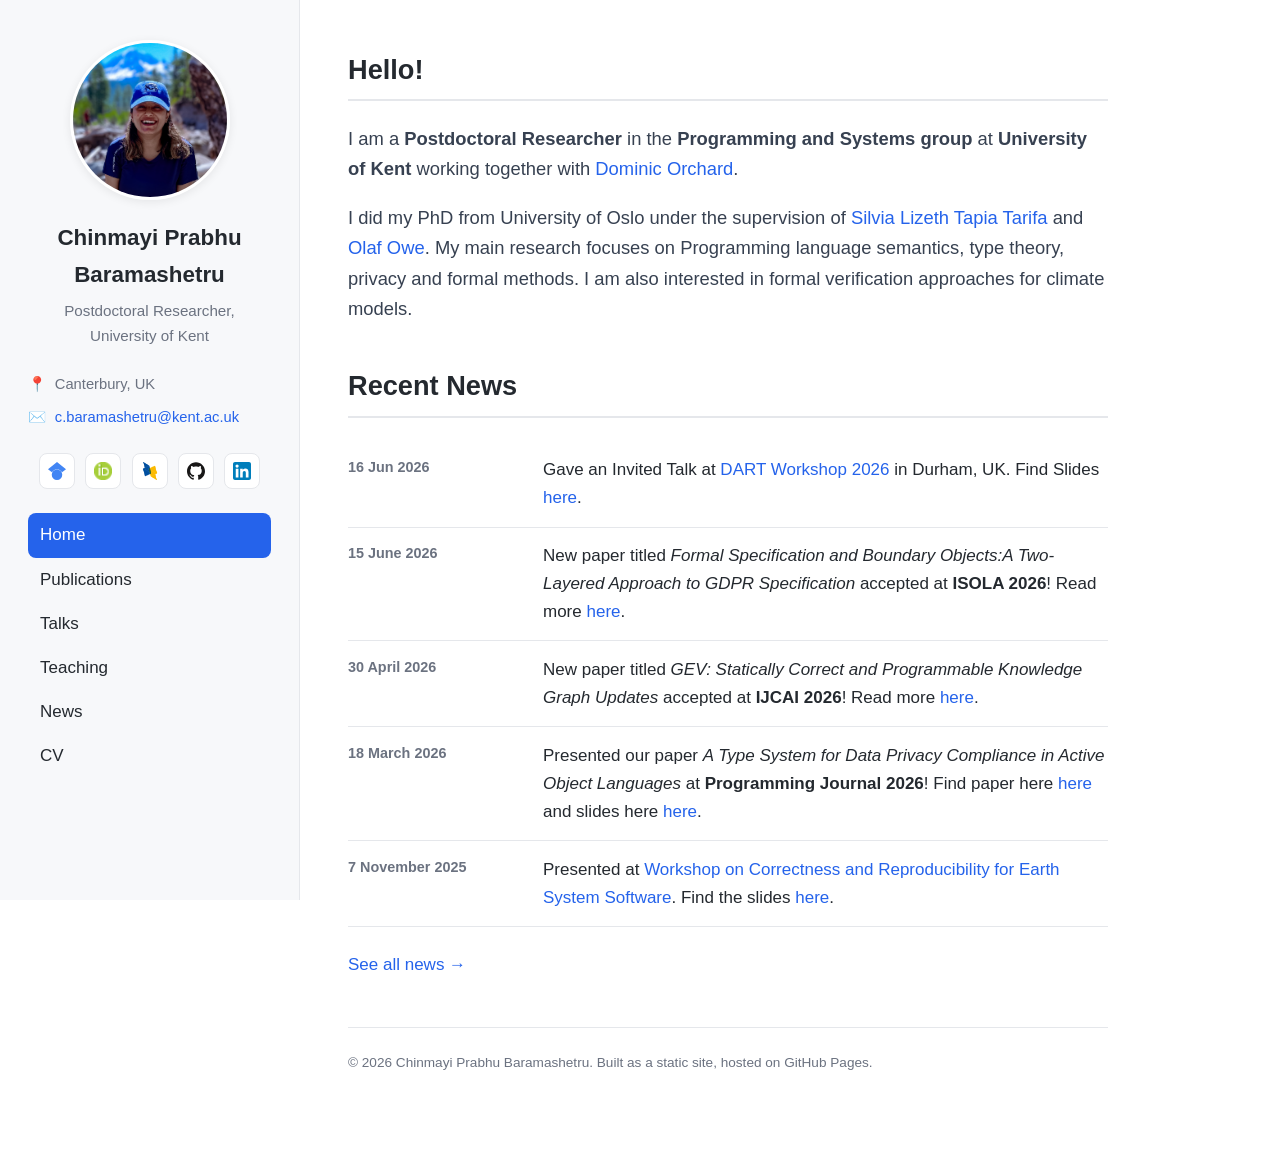
<file: index.html>
<!DOCTYPE html>
<html lang="en">
<head>
  <meta charset="UTF-8" />
  <script>
    (function () {
      var path = location.pathname;
      if (path.indexOf("/chinmayiprabhu.github.io") === 0) {
        var rest = path.replace(/^\/chinmayiprabhu\.github\.io\/?/, "");
        location.replace("/" + rest + location.search + location.hash);
        return;
      }
      var parts = path.split("/").filter(Boolean);
      if (parts.length && /\.html?$/i.test(parts[parts.length - 1])) parts.pop();
      var base = parts.length ? "/" + parts.join("/") + "/" : "/";
      var tag = document.createElement("base");
      tag.href = base;
      document.head.appendChild(tag);
      window.SITE_BASE = base;
    })();
  </script>
  <meta name="viewport" content="width=device-width, initial-scale=1.0" />
  <title>Your Name</title>
  <meta name="description" content="Personal academic website of Your Name." />
  <link rel="stylesheet" href="assets/css/style.css" />
</head>
<body>
  <button class="nav-toggle" id="navToggle" aria-label="Toggle navigation">☰</button>
  <div class="layout">
    <aside class="sidebar" id="sidebar"></aside>
    <main class="content">
      <section id="intro"></section>

      <h2 style="margin-top:2.5rem">Recent News</h2>
      <div id="news" data-limit="5"></div>
      <p><a href="news.html">See all news →</a></p>

      <footer class="site-footer js-footer"></footer>
    </main>
  </div>
  <script src="assets/js/data.js"></script>
  <script src="assets/js/site.js"></script>
</body>
</html>
</file>
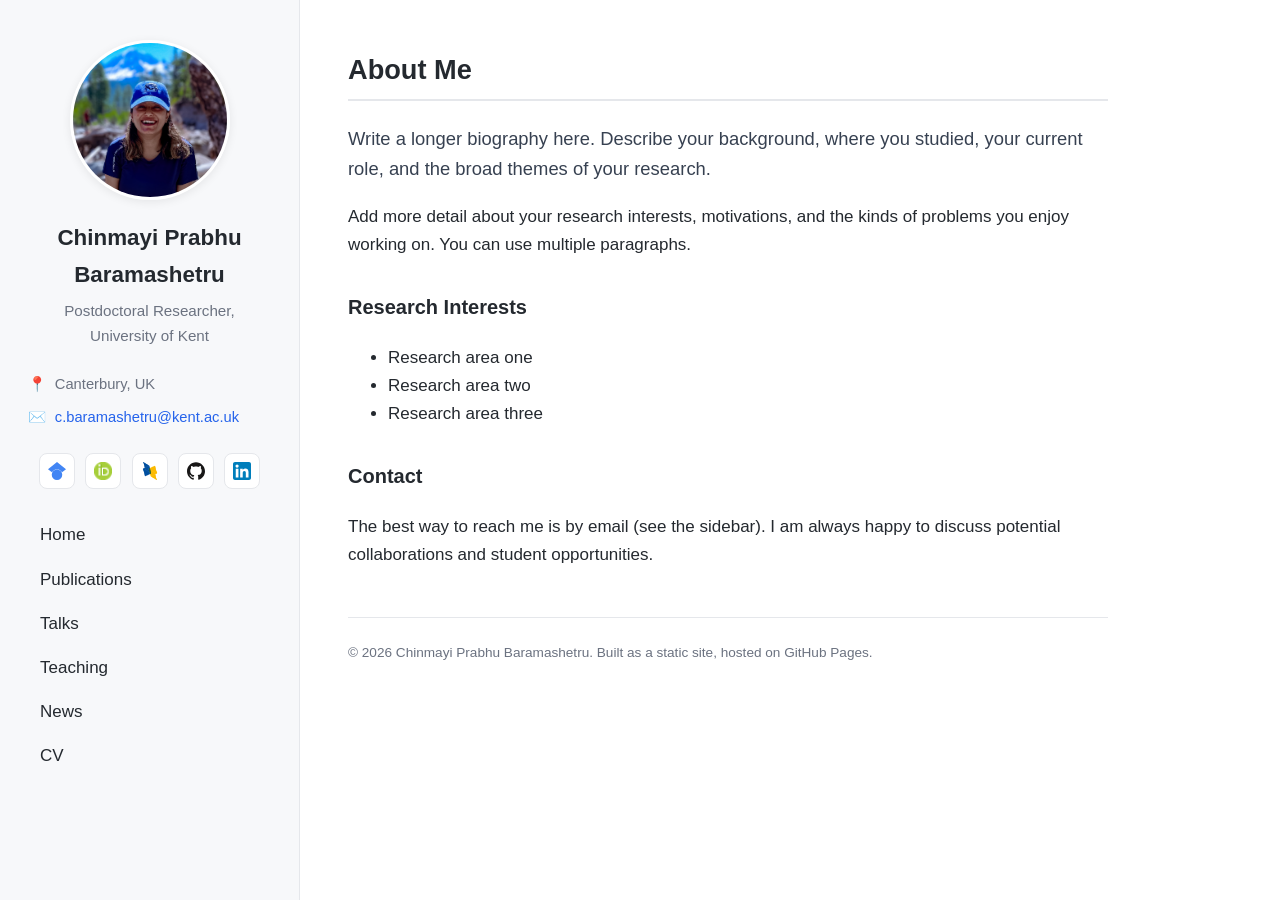
<file: about.html>
<!DOCTYPE html>
<html lang="en">
<head>
  <meta charset="UTF-8" />
  <script>
    (function () {
      var path = location.pathname;
      if (path.indexOf("/chinmayiprabhu.github.io") === 0) {
        var rest = path.replace(/^\/chinmayiprabhu\.github\.io\/?/, "");
        location.replace("/" + rest + location.search + location.hash);
        return;
      }
      var parts = path.split("/").filter(Boolean);
      if (parts.length && /\.html?$/i.test(parts[parts.length - 1])) parts.pop();
      var base = parts.length ? "/" + parts.join("/") + "/" : "/";
      var tag = document.createElement("base");
      tag.href = base;
      document.head.appendChild(tag);
      window.SITE_BASE = base;
    })();
  </script>
  <meta name="viewport" content="width=device-width, initial-scale=1.0" />
  <title>About — Chinmayi Prabhu Baramashetru</title>
  <link rel="stylesheet" href="assets/css/style.css" />
</head>
<body>
  <button class="nav-toggle" id="navToggle" aria-label="Toggle navigation">☰</button>
  <div class="layout">
    <aside class="sidebar" id="sidebar"></aside>
    <main class="content">
      <h2>About Me</h2>

      <p class="lead">
        Write a longer biography here. Describe your background, where you
        studied, your current role, and the broad themes of your research.
      </p>
      <p>
        Add more detail about your research interests, motivations, and the
        kinds of problems you enjoy working on. You can use multiple paragraphs.
      </p>

      <h3>Research Interests</h3>
      <ul>
        <li>Research area one</li>
        <li>Research area two</li>
        <li>Research area three</li>
      </ul>

      <h3>Contact</h3>
      <p>
        The best way to reach me is by email (see the sidebar). I am always
        happy to discuss potential collaborations and student opportunities.
      </p>
      <!-- ===== End editable section ===== -->

      <footer class="site-footer js-footer"></footer>
    </main>
  </div>
  <script src="assets/js/data.js"></script>
  <script src="assets/js/site.js"></script>
</body>
</html>
</file>
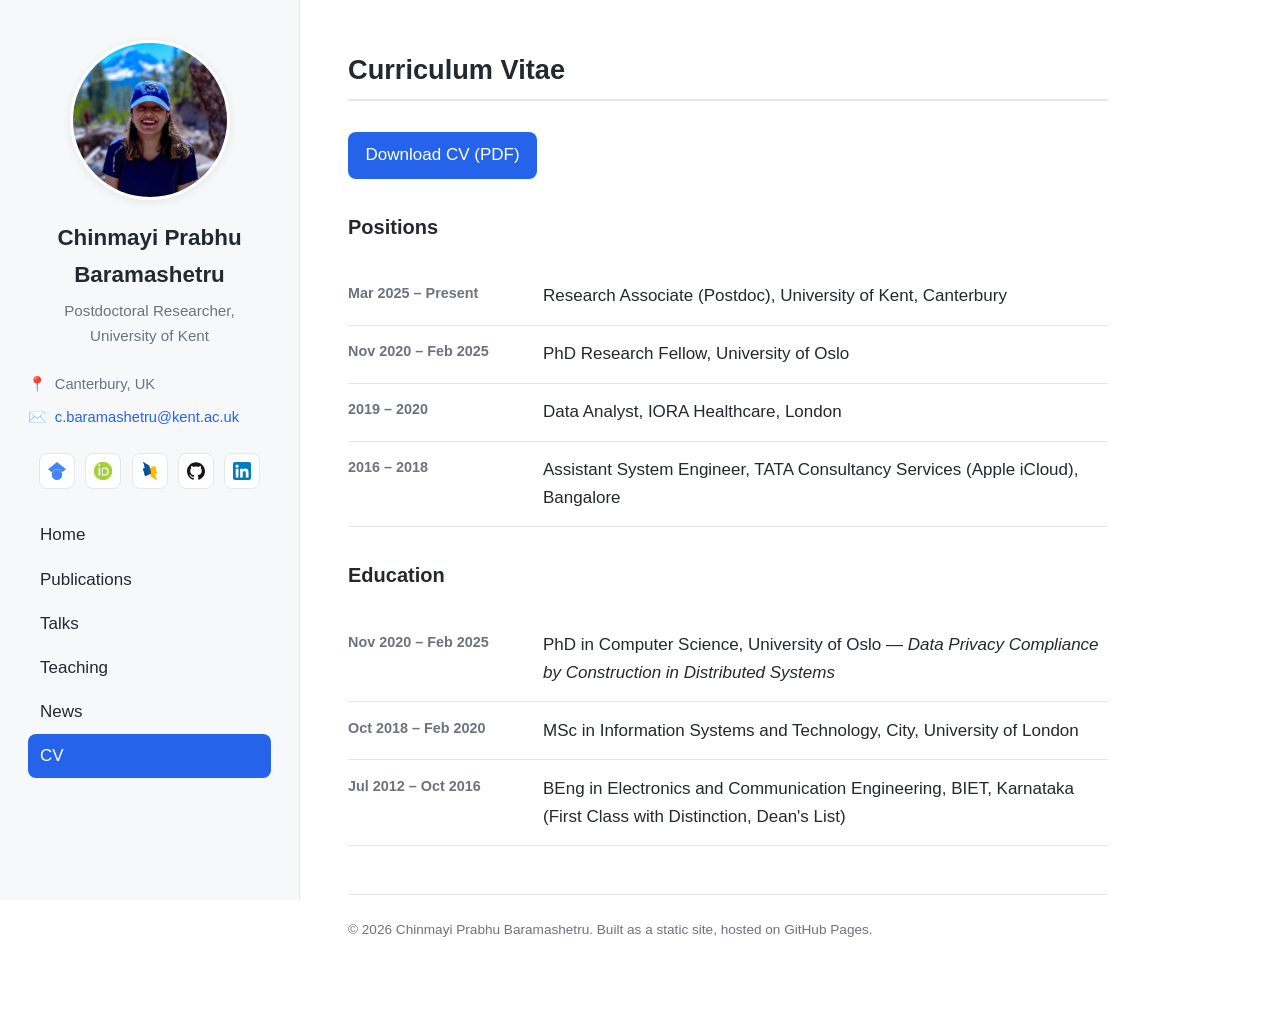
<file: cv.html>
<!DOCTYPE html>
<html lang="en">
<head>
  <meta charset="UTF-8" />
  <script>
    (function () {
      var path = location.pathname;
      if (path.indexOf("/chinmayiprabhu.github.io") === 0) {
        var rest = path.replace(/^\/chinmayiprabhu\.github\.io\/?/, "");
        location.replace("/" + rest + location.search + location.hash);
        return;
      }
      var parts = path.split("/").filter(Boolean);
      if (parts.length && /\.html?$/i.test(parts[parts.length - 1])) parts.pop();
      var base = parts.length ? "/" + parts.join("/") + "/" : "/";
      var tag = document.createElement("base");
      tag.href = base;
      document.head.appendChild(tag);
      window.SITE_BASE = base;
    })();
  </script>
  <meta name="viewport" content="width=device-width, initial-scale=1.0" />
  <title>CV — Your Name</title>
  <link rel="stylesheet" href="assets/css/style.css" />
</head>
<body>
  <button class="nav-toggle" id="navToggle" aria-label="Toggle navigation">☰</button>
  <div class="layout">
    <aside class="sidebar" id="sidebar"></aside>
    <main class="content">
      <h2>Curriculum Vitae</h2>
      <div id="cv"></div>
      <footer class="site-footer js-footer"></footer>
    </main>
  </div>
  <script src="assets/js/data.js"></script>
  <script src="assets/js/site.js"></script>
</body>
</html>
</file>
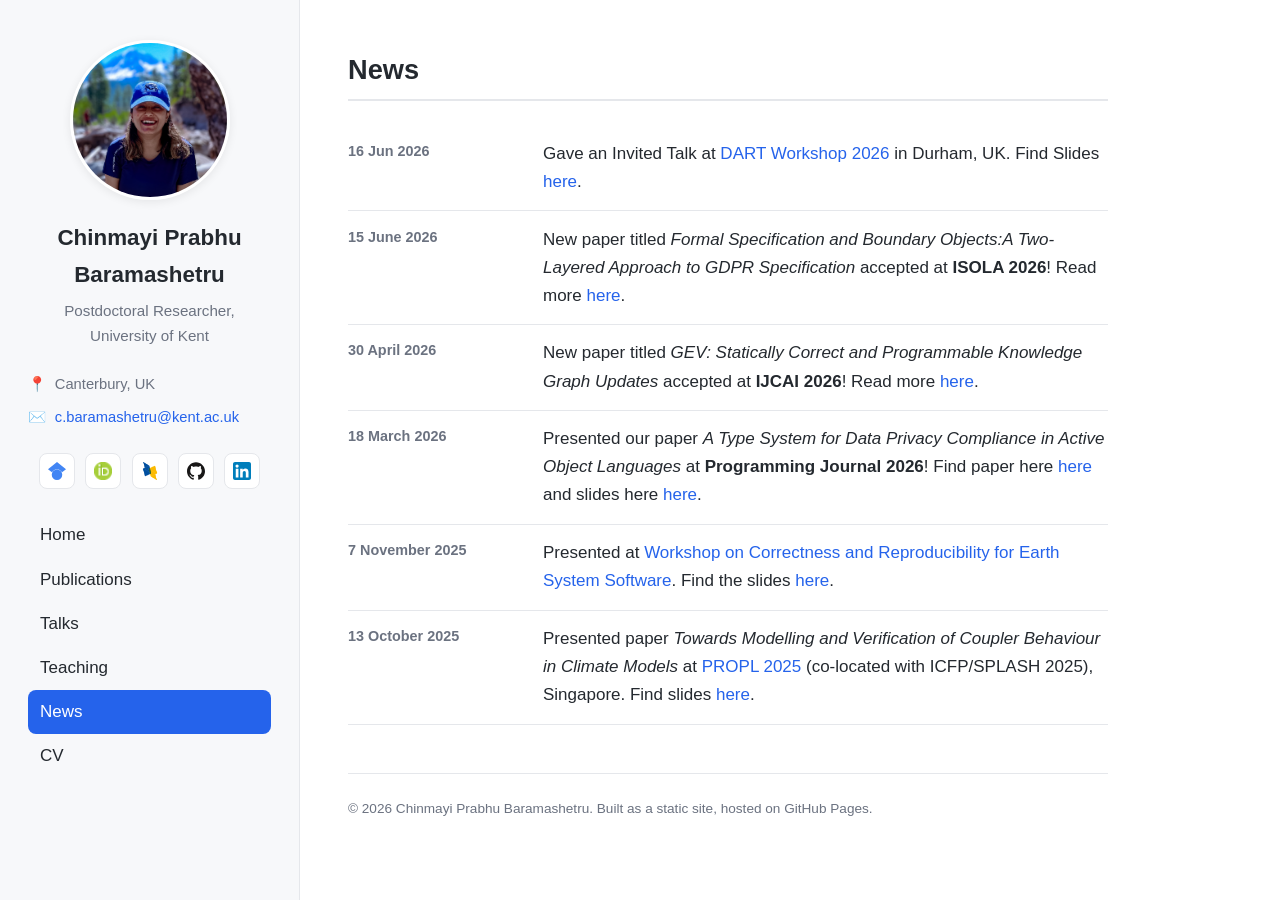
<file: news.html>
<!DOCTYPE html>
<html lang="en">
<head>
  <meta charset="UTF-8" />
  <script>
    (function () {
      var path = location.pathname;
      if (path.indexOf("/chinmayiprabhu.github.io") === 0) {
        var rest = path.replace(/^\/chinmayiprabhu\.github\.io\/?/, "");
        location.replace("/" + rest + location.search + location.hash);
        return;
      }
      var parts = path.split("/").filter(Boolean);
      if (parts.length && /\.html?$/i.test(parts[parts.length - 1])) parts.pop();
      var base = parts.length ? "/" + parts.join("/") + "/" : "/";
      var tag = document.createElement("base");
      tag.href = base;
      document.head.appendChild(tag);
      window.SITE_BASE = base;
    })();
  </script>
  <meta name="viewport" content="width=device-width, initial-scale=1.0" />
  <title>News — Your Name</title>
  <link rel="stylesheet" href="assets/css/style.css" />
</head>
<body>
  <button class="nav-toggle" id="navToggle" aria-label="Toggle navigation">☰</button>
  <div class="layout">
    <aside class="sidebar" id="sidebar"></aside>
    <main class="content">
      <h2>News</h2>
      <div id="news"></div>
      <footer class="site-footer js-footer"></footer>
    </main>
  </div>
  <script src="assets/js/data.js"></script>
  <script src="assets/js/site.js"></script>
</body>
</html>
</file>
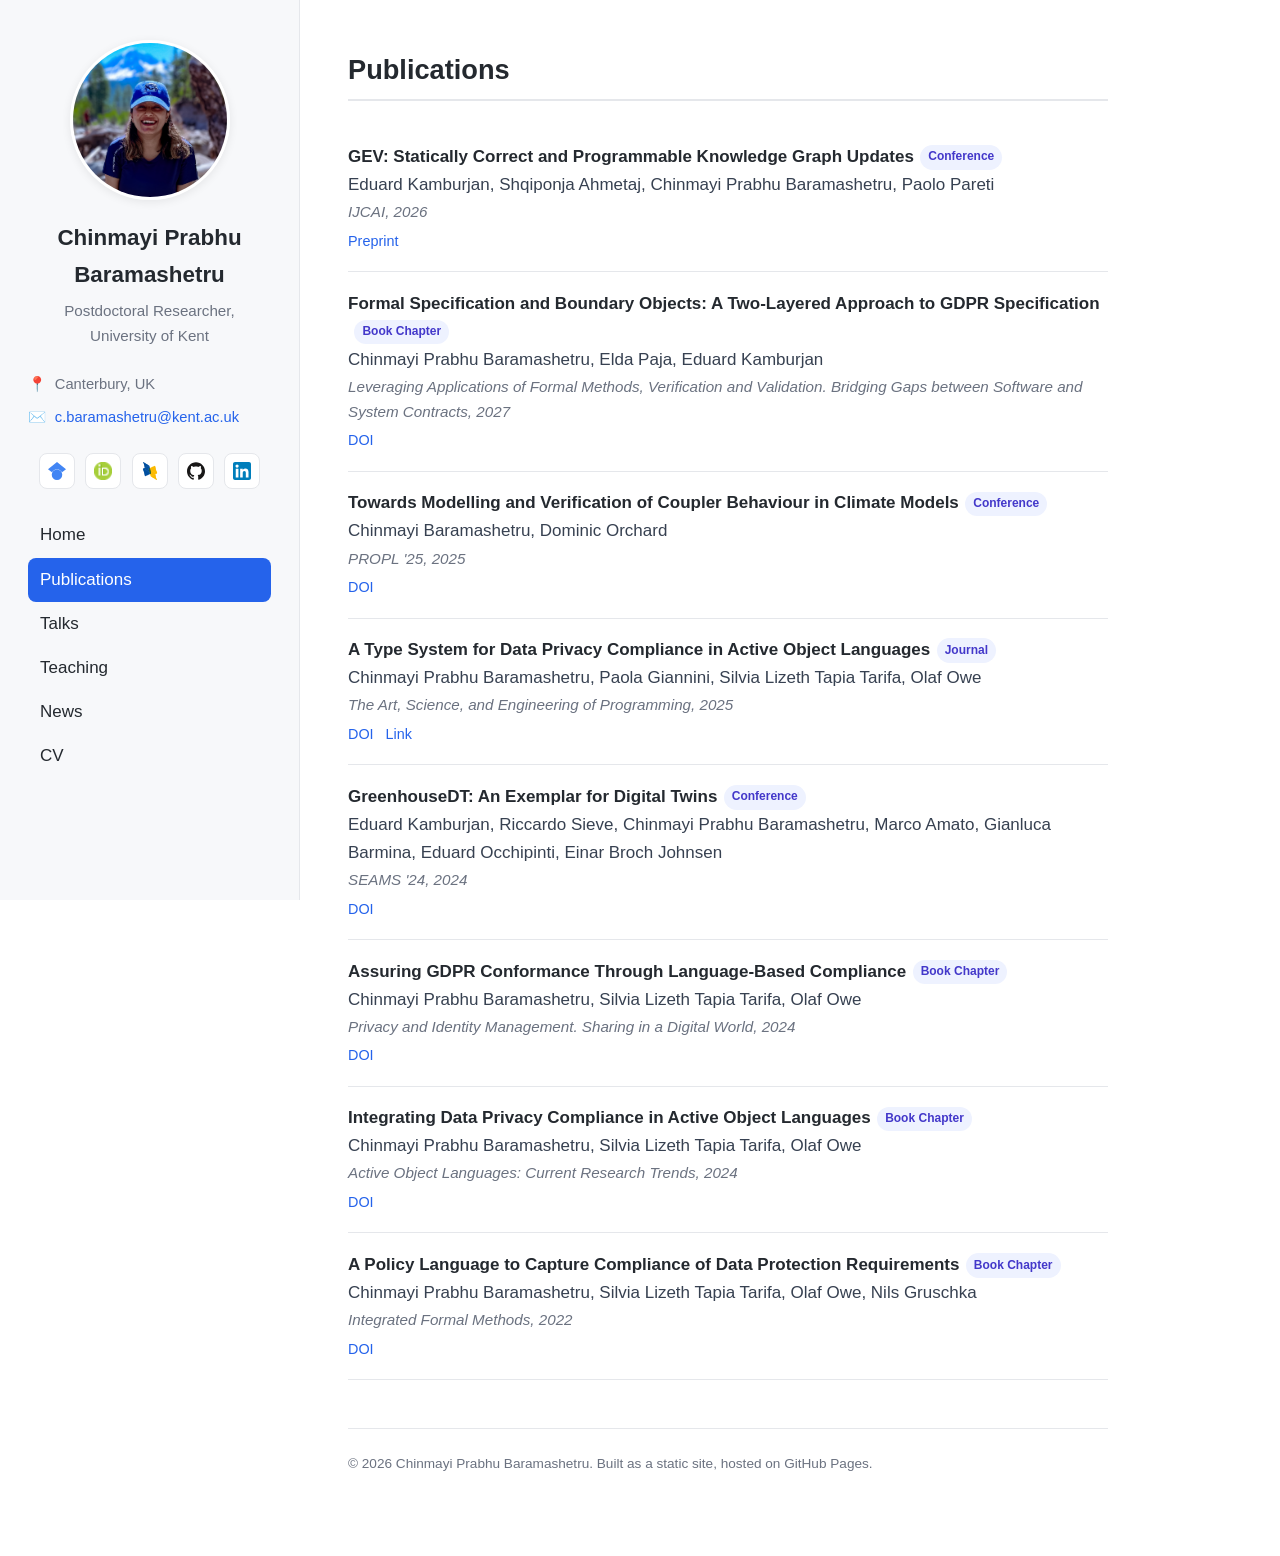
<file: publications.html>
<!DOCTYPE html>
<html lang="en">
<head>
  <meta charset="UTF-8" />
  <script>
    (function () {
      var path = location.pathname;
      if (path.indexOf("/chinmayiprabhu.github.io") === 0) {
        var rest = path.replace(/^\/chinmayiprabhu\.github\.io\/?/, "");
        location.replace("/" + rest + location.search + location.hash);
        return;
      }
      var parts = path.split("/").filter(Boolean);
      if (parts.length && /\.html?$/i.test(parts[parts.length - 1])) parts.pop();
      var base = parts.length ? "/" + parts.join("/") + "/" : "/";
      var tag = document.createElement("base");
      tag.href = base;
      document.head.appendChild(tag);
      window.SITE_BASE = base;
    })();
  </script>
  <meta name="viewport" content="width=device-width, initial-scale=1.0" />
  <title>Publications — Your Name</title>
  <link rel="stylesheet" href="assets/css/style.css" />
</head>
<body>
  <button class="nav-toggle" id="navToggle" aria-label="Toggle navigation">☰</button>
  <div class="layout">
    <aside class="sidebar" id="sidebar"></aside>
    <main class="content">
      <h2>Publications</h2>
      <div id="publications"></div>
      <footer class="site-footer js-footer"></footer>
    </main>
  </div>
  <script src="assets/js/data.js"></script>
  <script src="assets/js/site.js"></script>
</body>
</html>
</file>
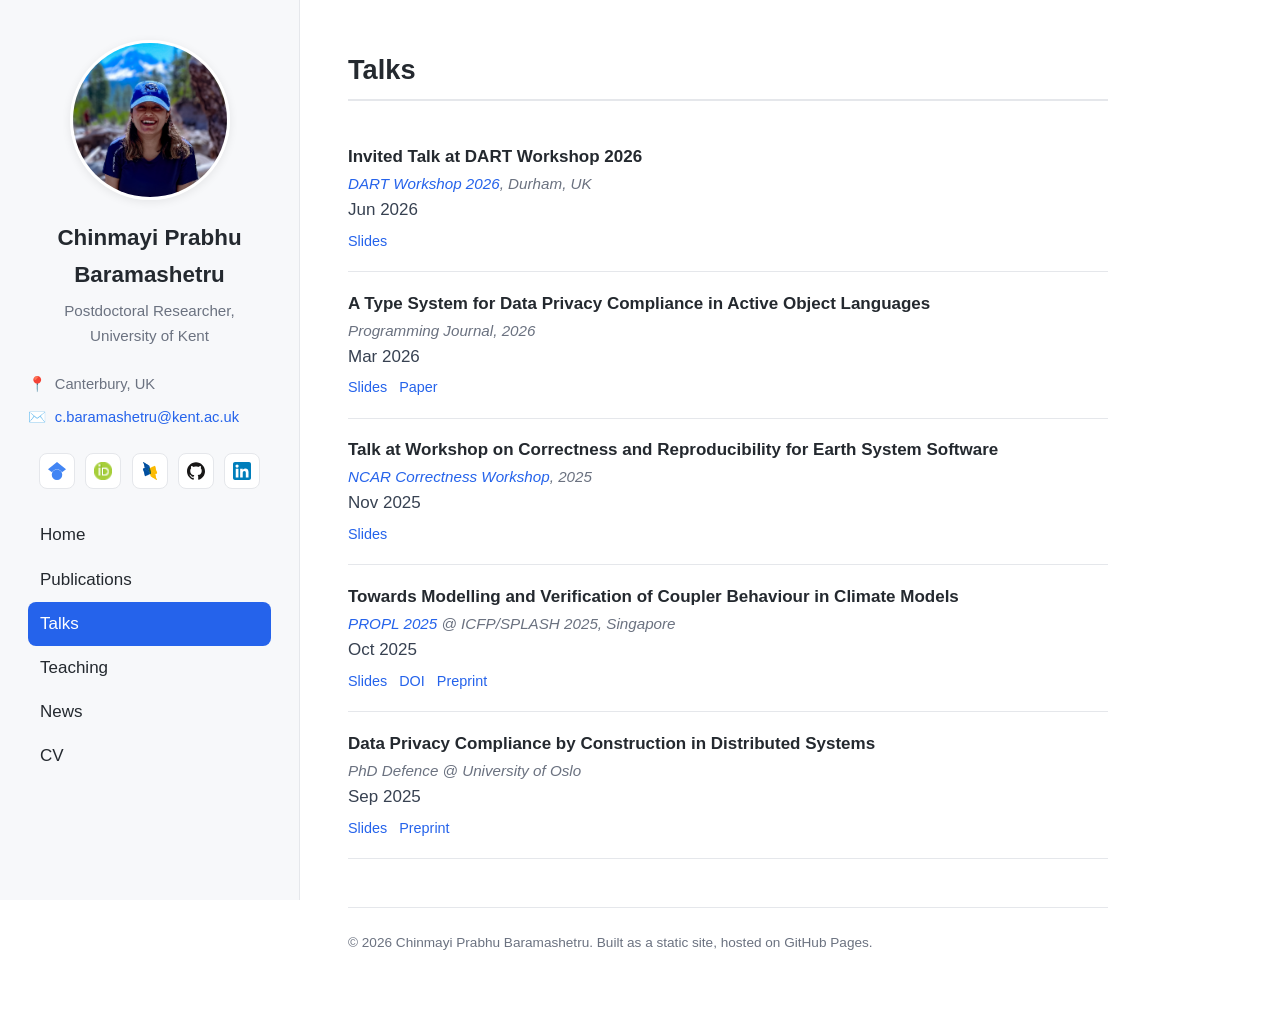
<file: talks.html>
<!DOCTYPE html>
<html lang="en">
<head>
  <meta charset="UTF-8" />
  <script>
    (function () {
      var path = location.pathname;
      if (path.indexOf("/chinmayiprabhu.github.io") === 0) {
        var rest = path.replace(/^\/chinmayiprabhu\.github\.io\/?/, "");
        location.replace("/" + rest + location.search + location.hash);
        return;
      }
      var parts = path.split("/").filter(Boolean);
      if (parts.length && /\.html?$/i.test(parts[parts.length - 1])) parts.pop();
      var base = parts.length ? "/" + parts.join("/") + "/" : "/";
      var tag = document.createElement("base");
      tag.href = base;
      document.head.appendChild(tag);
      window.SITE_BASE = base;
    })();
  </script>
  <meta name="viewport" content="width=device-width, initial-scale=1.0" />
  <title>Talks — Your Name</title>
  <link rel="stylesheet" href="assets/css/style.css" />
</head>
<body>
  <button class="nav-toggle" id="navToggle" aria-label="Toggle navigation">☰</button>
  <div class="layout">
    <aside class="sidebar" id="sidebar"></aside>
    <main class="content">
      <h2>Talks</h2>
      <div id="talks"></div>
      <footer class="site-footer js-footer"></footer>
    </main>
  </div>
  <script src="assets/js/data.js"></script>
  <script src="assets/js/site.js"></script>
</body>
</html>
</file>
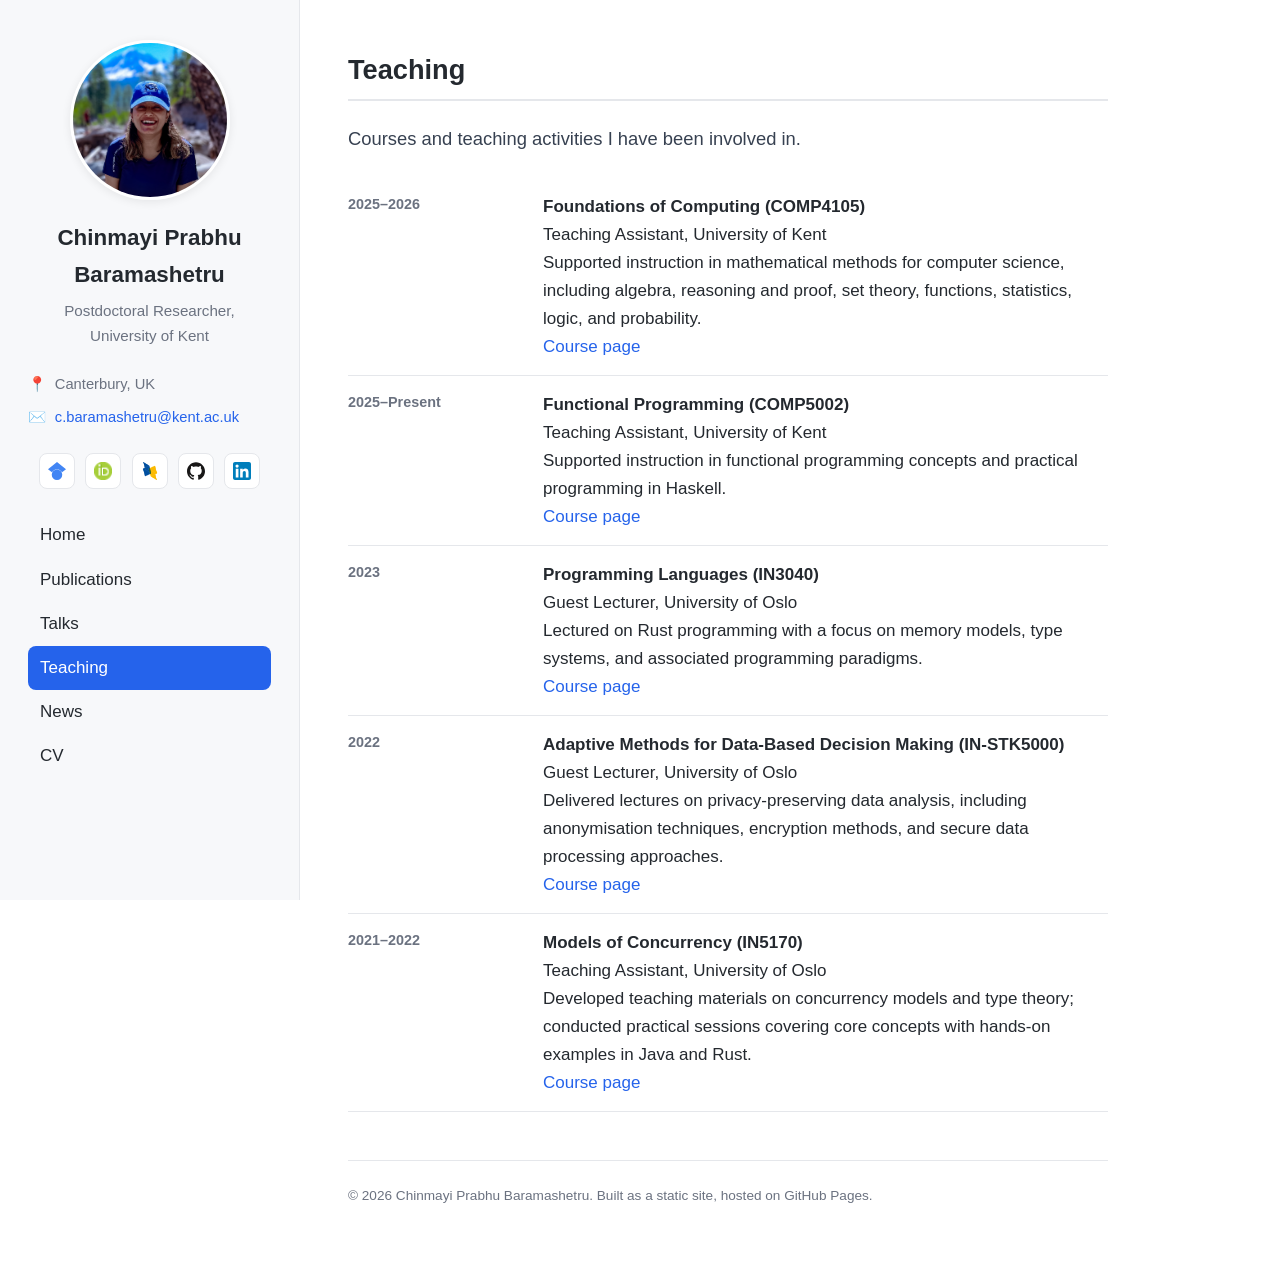
<file: teaching.html>
<!DOCTYPE html>
<html lang="en">
<head>
  <meta charset="UTF-8" />
  <script>
    (function () {
      var path = location.pathname;
      if (path.indexOf("/chinmayiprabhu.github.io") === 0) {
        var rest = path.replace(/^\/chinmayiprabhu\.github\.io\/?/, "");
        location.replace("/" + rest + location.search + location.hash);
        return;
      }
      var parts = path.split("/").filter(Boolean);
      if (parts.length && /\.html?$/i.test(parts[parts.length - 1])) parts.pop();
      var base = parts.length ? "/" + parts.join("/") + "/" : "/";
      var tag = document.createElement("base");
      tag.href = base;
      document.head.appendChild(tag);
      window.SITE_BASE = base;
    })();
  </script>
  <meta name="viewport" content="width=device-width, initial-scale=1.0" />
  <title>Teaching — Your Name</title>
  <link rel="stylesheet" href="assets/css/style.css" />
</head>
<body>
  <button class="nav-toggle" id="navToggle" aria-label="Toggle navigation">☰</button>
  <div class="layout">
    <aside class="sidebar" id="sidebar"></aside>
    <main class="content">
      <h2>Teaching</h2>
      <div id="teaching"></div>
      <footer class="site-footer js-footer"></footer>
    </main>
  </div>
  <script src="assets/js/data.js"></script>
  <script src="assets/js/site.js"></script>
</body>
</html>
</file>
<file: assets/css/style.css>
/* ==========================================================================
   Academic personal website
   Edit the variables below to quickly re-theme the whole site.
   ========================================================================== */

:root {
  --color-bg: #ffffff;
  --color-sidebar: #f7f8fa;
  --color-text: #24292f;
  --color-muted: #6b7280;
  --color-accent: #2563eb;
  --color-accent-dark: #1d4ed8;
  --color-border: #e5e7eb;
  --color-tag-bg: #eef2ff;
  --color-tag-text: #4338ca;

  --font-sans: -apple-system, BlinkMacSystemFont, "Segoe UI", Roboto, Helvetica,
    Arial, sans-serif;
  --font-serif: Georgia, "Times New Roman", serif;

  --sidebar-width: 300px;
  --content-max: 760px;
  --radius: 10px;
}

* {
  box-sizing: border-box;
}

html {
  scroll-behavior: smooth;
}

body {
  margin: 0;
  font-family: var(--font-sans);
  color: var(--color-text);
  background: var(--color-bg);
  line-height: 1.65;
  font-size: 17px;
}

a {
  color: var(--color-accent);
  text-decoration: none;
}

a:hover {
  color: var(--color-accent-dark);
  text-decoration: underline;
}

img {
  max-width: 100%;
}

/* ----- Layout ----------------------------------------------------------- */

.layout {
  display: flex;
  min-height: 100vh;
  align-items: stretch;
}

.sidebar {
  width: var(--sidebar-width);
  flex-shrink: 0;
  background: var(--color-sidebar);
  border-right: 1px solid var(--color-border);
  padding: 2.5rem 1.75rem;
  position: sticky;
  top: 0;
  align-self: flex-start;
  height: 100vh;
  overflow-y: auto;
}

.content {
  flex: 1;
  padding: 3rem 3rem 5rem;
  max-width: calc(var(--content-max) + 6rem);
}

/* ----- Sidebar ---------------------------------------------------------- */

.profile-photo {
  width: 160px;
  height: 160px;
  border-radius: 50%;
  object-fit: cover;
  display: block;
  margin: 0 auto 1.25rem;
  border: 3px solid #fff;
  box-shadow: 0 2px 10px rgba(0, 0, 0, 0.08);
}

.sidebar h1 {
  font-size: 1.4rem;
  margin: 0 0 0.25rem;
  text-align: center;
}

.sidebar .title {
  text-align: center;
  color: var(--color-muted);
  font-size: 0.95rem;
  margin: 0 0 1.5rem;
}

.contact-list {
  list-style: none;
  padding: 0;
  margin: 0 0 1.5rem;
  font-size: 0.92rem;
}

.contact-list li {
  display: flex;
  align-items: center;
  gap: 0.55rem;
  margin-bottom: 0.55rem;
  color: var(--color-muted);
}

.contact-list .icon {
  width: 18px;
  text-align: center;
  flex-shrink: 0;
}

.profile-social {
  display: flex;
  justify-content: center;
  gap: 0.65rem;
  list-style: none;
  padding: 0;
  margin: 0 0 1.5rem;
}

.profile-social a {
  display: flex;
  align-items: center;
  justify-content: center;
  width: 36px;
  height: 36px;
  border-radius: 8px;
  color: var(--color-muted);
  background: #fff;
  border: 1px solid var(--color-border);
  transition: color 0.15s ease, border-color 0.15s ease;
}

.profile-social a:hover {
  color: var(--color-accent);
  border-color: var(--color-accent);
  text-decoration: none;
}

.profile-social svg {
  width: 18px;
  height: 18px;
  fill: currentColor;
}

.profile-social img {
  width: 18px;
  height: 18px;
  display: block;
}

/* ----- Navigation ------------------------------------------------------- */

.site-nav {
  margin-top: 1rem;
}

.site-nav ul {
  list-style: none;
  padding: 0;
  margin: 0;
}

.site-nav a {
  display: block;
  padding: 0.5rem 0.75rem;
  border-radius: 8px;
  color: var(--color-text);
  font-weight: 500;
}

.site-nav a:hover {
  background: #ececf1;
  text-decoration: none;
}

.site-nav a.active {
  background: var(--color-accent);
  color: #fff;
}

/* ----- Mobile nav toggle ------------------------------------------------ */

.nav-toggle {
  display: none;
  position: fixed;
  top: 1rem;
  right: 1rem;
  z-index: 30;
  background: var(--color-accent);
  color: #fff;
  border: none;
  border-radius: 8px;
  padding: 0.55rem 0.8rem;
  font-size: 1.1rem;
  cursor: pointer;
}

/* ----- Content typography ----------------------------------------------- */

.content h2 {
  font-size: 1.7rem;
  margin-top: 0;
  border-bottom: 2px solid var(--color-border);
  padding-bottom: 0.4rem;
}

.content h3 {
  font-size: 1.25rem;
  margin-top: 2rem;
}

.content p,
.content li {
  max-width: var(--content-max);
}

.lead {
  font-size: 1.15rem;
  color: #374151;
}

/* ----- News ------------------------------------------------------------- */

.news-list {
  list-style: none;
  padding: 0;
  margin: 1.5rem 0;
}

.news-item {
  display: grid;
  grid-template-columns: 175px 1fr;
  gap: 1.25rem;
  padding: 0.9rem 0;
  border-bottom: 1px solid var(--color-border);
}

.news-item .date {
  color: var(--color-muted);
  font-size: 0.9rem;
  font-weight: 600;
  white-space: nowrap;
}

/* ----- Publications ----------------------------------------------------- */

.pub-list {
  list-style: none;
  padding: 0;
  margin: 1.5rem 0;
}

.pub-item {
  padding: 1.1rem 0;
  border-bottom: 1px solid var(--color-border);
}

.pub-item .pub-title {
  font-weight: 600;
}

.pub-item .pub-authors {
  color: #374151;
}

.pub-item .pub-venue {
  color: var(--color-muted);
  font-style: italic;
  font-size: 0.95rem;
}

.pub-item .pub-links {
  margin-top: 0.35rem;
  font-size: 0.9rem;
}

.pub-item .pub-links a {
  margin-right: 0.75rem;
}

.tag {
  display: inline-block;
  background: var(--color-tag-bg);
  color: var(--color-tag-text);
  font-size: 0.75rem;
  font-weight: 600;
  padding: 0.15rem 0.5rem;
  border-radius: 999px;
  margin-left: 0.4rem;
  vertical-align: middle;
}

/* ----- Group / People --------------------------------------------------- */

.people-grid {
  display: grid;
  grid-template-columns: repeat(auto-fill, minmax(150px, 1fr));
  gap: 1.5rem;
  margin: 1.5rem 0;
}

.person {
  text-align: center;
}

.person img {
  width: 110px;
  height: 110px;
  border-radius: 50%;
  object-fit: cover;
  margin-bottom: 0.5rem;
  background: var(--color-border);
}

.person .name {
  font-weight: 600;
  display: block;
}

.person .role {
  color: var(--color-muted);
  font-size: 0.85rem;
}

/* ----- Buttons ---------------------------------------------------------- */

.btn {
  display: inline-block;
  background: var(--color-accent);
  color: #fff;
  padding: 0.6rem 1.1rem;
  border-radius: 8px;
  font-weight: 500;
  margin-top: 0.5rem;
}

.btn:hover {
  background: var(--color-accent-dark);
  text-decoration: none;
}

/* ----- Footer ----------------------------------------------------------- */

.site-footer {
  margin-top: 3rem;
  padding-top: 1.5rem;
  border-top: 1px solid var(--color-border);
  color: var(--color-muted);
  font-size: 0.85rem;
}

/* ----- Responsive ------------------------------------------------------- */

@media (max-width: 820px) {
  .nav-toggle {
    display: block;
  }

  .layout {
    flex-direction: column;
  }

  .sidebar {
    width: 100%;
    height: auto;
    position: static;
    display: none;
  }

  .sidebar.open {
    display: block;
  }

  .content {
    padding: 4rem 1.5rem 3rem;
  }

  .news-item {
    grid-template-columns: 1fr;
    gap: 0.2rem;
  }
}
</file>
